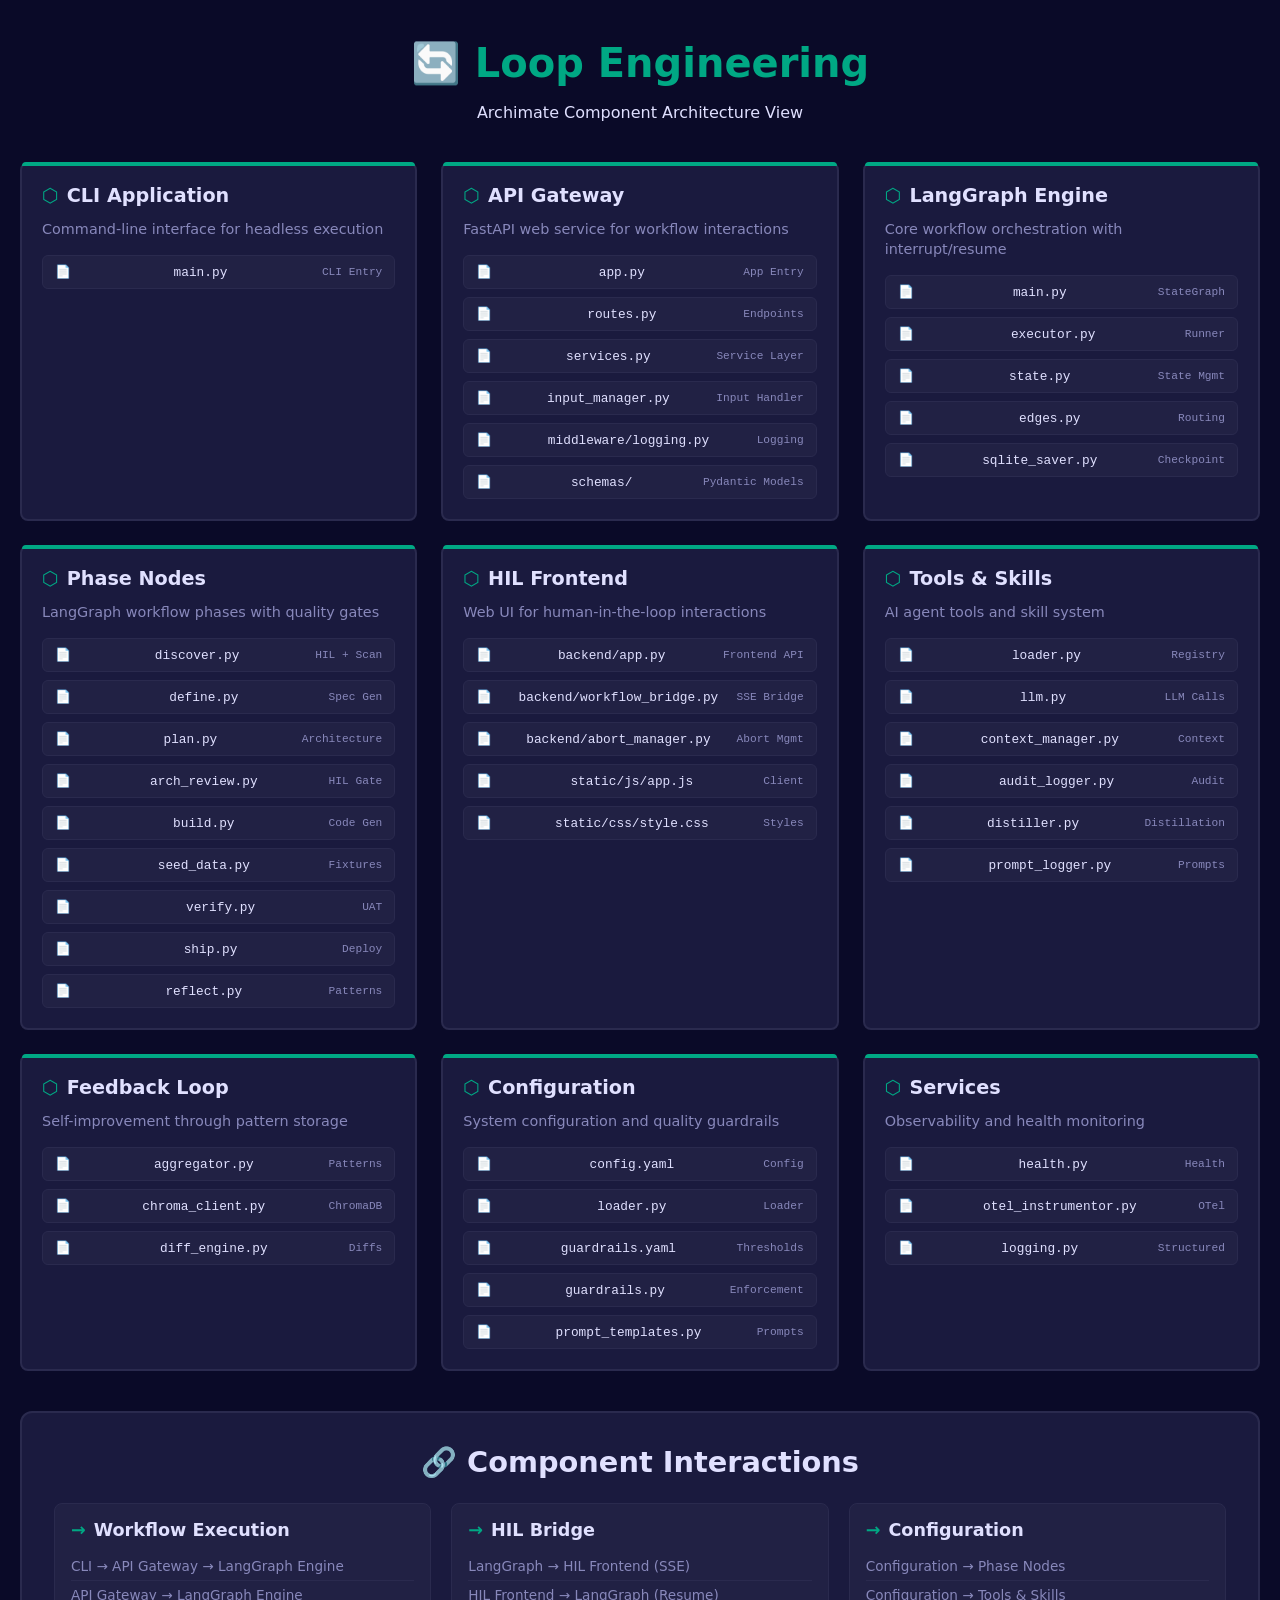
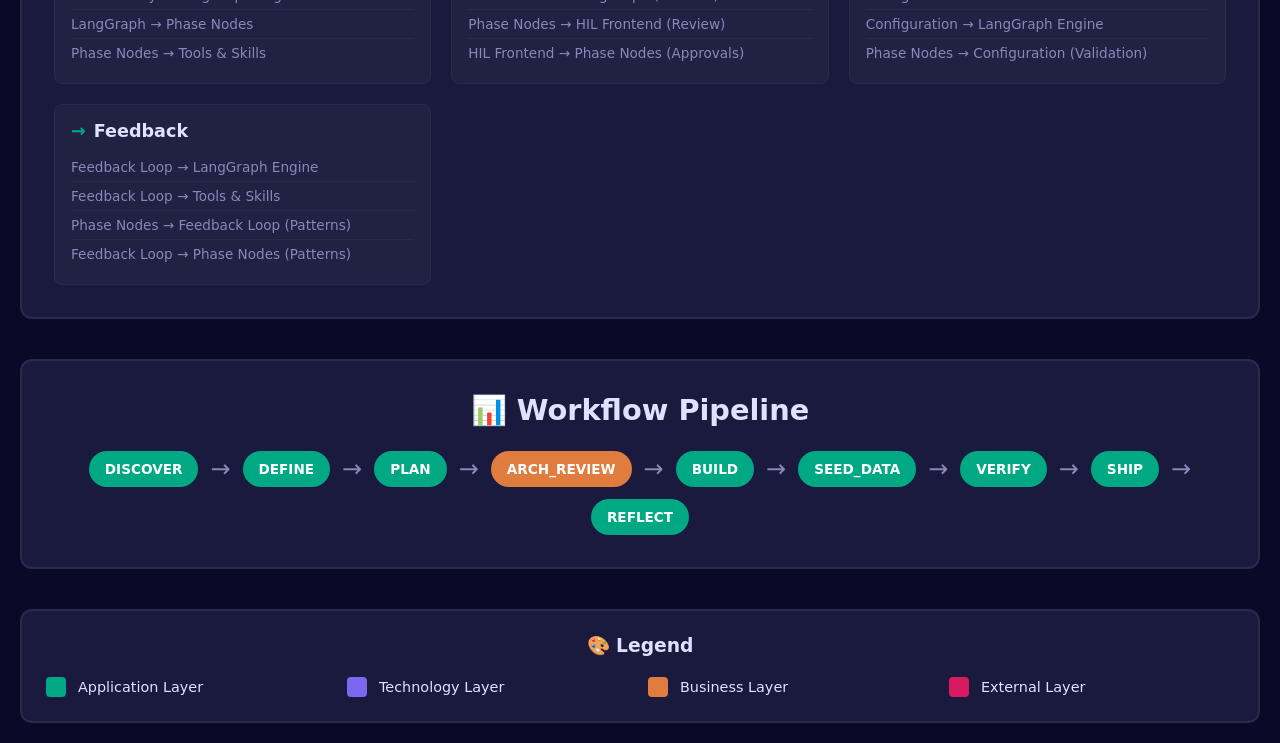
<file: architecture.html>
<!DOCTYPE html>
<html lang="en">
<head>
<meta charset="UTF-8">
<meta name="viewport" content="width=device-width, initial-scale=1.0">
<title>Loop Engineering - Archimate Component View</title>
<style>
:root {
  --bg: #0a0a28;
  --surface: #1a1a3e;
  --border: #2a2a4e;
  --text: #e0e0ff;
  --text-muted: #8888bb;
  --accent: #4a90e2;
  --layer-app: #00a884;
  --layer-tech: #7b68ee;
  --layer-biz: #e07c3e;
  --layer-ext: #d81b60;
}

* { margin: 0; padding: 0; box-sizing: border-box; }

body {
  background: var(--bg);
  color: var(--text);
  font-family: 'Inter', system-ui, sans-serif;
  padding: 40px 20px;
  min-height: 100vh;
}

.container { max-width: 1400px; margin: 0 auto; }

header { text-align: center; margin-bottom: 40px; }
header h1 { font-size: 2.5rem; font-weight: 800; margin-bottom: 16px; }
header h1 span { color: var(--layer-app); }

/* Archimate Components */
.archimate-grid {
  display: grid;
  grid-template-columns: repeat(auto-fit, minmax(300px, 1fr));
  gap: 24px;
  margin-bottom: 40px;
}

.component {
  background: var(--surface);
  border: 2px solid var(--border);
  border-radius: 8px;
  padding: 20px;
  position: relative;
  transition: transform 0.2s;
}

.component::before {
  content: '';
  position: absolute;
  top: -2px;
  left: 0;
  right: 0;
  height: 4px;
  border-radius: 8px 8px 0 0;
}

.component.app::before { background: var(--layer-app); }
.component.tech::before { background: var(--layer-tech); }
.component.biz::before { background: var(--layer-biz); }
.component.ext::before { background: var(--layer-ext); }

.component:hover { transform: translateY(-2px); }

.component h2 {
  font-size: 1.2rem;
  margin-bottom: 12px;
  display: flex;
  align-items: center;
  gap: 8px;
  color: var(--text);
}

.component h2::before {
  content: '⬡';
  font-size: 1.2rem;
}

.component.app h2::before { color: var(--layer-app); }
.component.tech h2::before { color: var(--layer-tech); }
.component.biz h2::before { color: var(--layer-biz); }
.component.ext h2::before { color: var(--layer-ext); }

.component p {
  color: var(--text-muted);
  font-size: 0.9rem;
  margin-bottom: 16px;
  line-height: 1.4;
}

.files {
  display: grid;
  gap: 8px;
  margin-top: 12px;
}

.file {
  background: rgba(255,255,255,0.03);
  border: 1px solid var(--border);
  border-radius: 6px;
  padding: 8px 12px;
  font-family: 'SF Mono', monospace;
  font-size: 0.8rem;
  display: flex;
  align-items: center;
  justify-content: space-between;
}

.file::before {
  content: '📄';
  margin-right: 8px;
  font-size: 0.8rem;
}

.file .role {
  color: var(--text-muted);
  font-size: 0.7rem;
}

/* Connections */
.connections {
  background: var(--surface);
  border: 2px solid var(--border);
  border-radius: 12px;
  padding: 32px;
  margin-bottom: 40px;
}

.connections h2 {
  font-size: 1.8rem;
  margin-bottom: 24px;
  text-align: center;
  color: var(--text);
}

.connection-grid {
  display: grid;
  grid-template-columns: repeat(auto-fit, minmax(300px, 1fr));
  gap: 20px;
}

.connection {
  background: rgba(255,255,255,0.03);
  border: 1px solid var(--border);
  border-radius: 8px;
  padding: 16px;
}

.connection h3 {
  color: var(--text);
  margin-bottom: 12px;
  font-size: 1.1rem;
  display: flex;
  align-items: center;
  gap: 8px;
}

.connection h3::before {
  content: '→';
  color: var(--layer-app);
  font-weight: bold;
}

.connection ul {
  list-style: none;
  padding: 0;
}

.connection li {
  padding: 6px 0;
  color: var(--text-muted);
  font-size: 0.85rem;
  border-bottom: 1px solid var(--border);
}

.connection li:last-child { border-bottom: none; }

/* Pipeline */
.pipeline {
  background: var(--surface);
  border: 2px solid var(--border);
  border-radius: 12px;
  padding: 32px;
  margin-bottom: 40px;
  text-align: center;
}

.pipeline h2 {
  font-size: 1.8rem;
  margin-bottom: 24px;
  color: var(--text);
}

.pipeline-flow {
  display: flex;
  flex-wrap: wrap;
  justify-content: center;
  gap: 12px;
  align-items: center;
}

.phase {
  background: var(--layer-app);
  color: white;
  padding: 10px 16px;
  border-radius: 20px;
  font-weight: 600;
  font-size: 0.85rem;
  text-transform: uppercase;
}

.phase.hil {
  background: var(--layer-biz);
}

.arrow {
  color: var(--text-muted);
  font-size: 1.5rem;
}

/* Legend */
.legend {
  background: var(--surface);
  border: 2px solid var(--border);
  border-radius: 12px;
  padding: 24px;
  margin-top: 40px;
}

.legend h3 {
  text-align: center;
  margin-bottom: 20px;
  color: var(--text);
}

.legend-grid {
  display: grid;
  grid-template-columns: repeat(auto-fit, minmax(200px, 1fr));
  gap: 16px;
}

.legend-item {
  display: flex;
  align-items: center;
  gap: 12px;
  font-size: 0.9rem;
}

.legend-color {
  width: 20px;
  height: 20px;
  border-radius: 4px;
  border: 2px solid;
}

@media (max-width: 768px) {
  .archimate-grid { grid-template-columns: 1fr; }
  .connection-grid { grid-template-columns: 1fr; }
  .pipeline-flow { flex-direction: column; }
}
</style>
</head>
<body>
    <div class="container">
        <header>
            <h1>🔄 <span>Loop Engineering</span></h1>
            <p>Archimate Component Architecture View</p>
        </header>

        <!-- Application Layer -->
        <div class="archimate-grid">
            <div class="component app">
                <h2>CLI Application</h2>
                <p>Command-line interface for headless execution</p>
                <div class="files">
                    <div class="file">main.py <span class="role">CLI Entry</span></div>
                </div>
            </div>

            <div class="component app">
                <h2>API Gateway</h2>
                <p>FastAPI web service for workflow interactions</p>
                <div class="files">
                    <div class="file">app.py <span class="role">App Entry</span></div>
                    <div class="file">routes.py <span class="role">Endpoints</span></div>
                    <div class="file">services.py <span class="role">Service Layer</span></div>
                    <div class="file">input_manager.py <span class="role">Input Handler</span></div>
                    <div class="file">middleware/logging.py <span class="role">Logging</span></div>
                    <div class="file">schemas/ <span class="role">Pydantic Models</span></div>
                </div>
            </div>

            <div class="component app">
                <h2>LangGraph Engine</h2>
                <p>Core workflow orchestration with interrupt/resume</p>
                <div class="files">
                    <div class="file">main.py <span class="role">StateGraph</span></div>
                    <div class="file">executor.py <span class="role">Runner</span></div>
                    <div class="file">state.py <span class="role">State Mgmt</span></div>
                    <div class="file">edges.py <span class="role">Routing</span></div>
                    <div class="file">sqlite_saver.py <span class="role">Checkpoint</span></div>
                </div>
            </div>

            <div class="component app">
                <h2>Phase Nodes</h2>
                <p>LangGraph workflow phases with quality gates</p>
                <div class="files">
                    <div class="file">discover.py <span class="role">HIL + Scan</span></div>
                    <div class="file">define.py <span class="role">Spec Gen</span></div>
                    <div class="file">plan.py <span class="role">Architecture</span></div>
                    <div class="file">arch_review.py <span class="role">HIL Gate</span></div>
                    <div class="file">build.py <span class="role">Code Gen</span></div>
                    <div class="file">seed_data.py <span class="role">Fixtures</span></div>
                    <div class="file">verify.py <span class="role">UAT</span></div>
                    <div class="file">ship.py <span class="role">Deploy</span></div>
                    <div class="file">reflect.py <span class="role">Patterns</span></div>
                </div>
            </div>

            <div class="component app">
                <h2>HIL Frontend</h2>
                <p>Web UI for human-in-the-loop interactions</p>
                <div class="files">
                    <div class="file">backend/app.py <span class="role">Frontend API</span></div>
                    <div class="file">backend/workflow_bridge.py <span class="role">SSE Bridge</span></div>
                    <div class="file">backend/abort_manager.py <span class="role">Abort Mgmt</span></div>
                    <div class="file">static/js/app.js <span class="role">Client</span></div>
                    <div class="file">static/css/style.css <span class="role">Styles</span></div>
                </div>
            </div>

            <div class="component app">
                <h2>Tools & Skills</h2>
                <p>AI agent tools and skill system</p>
                <div class="files">
                    <div class="file">loader.py <span class="role">Registry</span></div>
                    <div class="file">llm.py <span class="role">LLM Calls</span></div>
                    <div class="file">context_manager.py <span class="role">Context</span></div>
                    <div class="file">audit_logger.py <span class="role">Audit</span></div>
                    <div class="file">distiller.py <span class="role">Distillation</span></div>
                    <div class="file">prompt_logger.py <span class="role">Prompts</span></div>
                </div>
            </div>

            <div class="component app">
                <h2>Feedback Loop</h2>
                <p>Self-improvement through pattern storage</p>
                <div class="files">
                    <div class="file">aggregator.py <span class="role">Patterns</span></div>
                    <div class="file">chroma_client.py <span class="role">ChromaDB</span></div>
                    <div class="file">diff_engine.py <span class="role">Diffs</span></div>
                </div>
            </div>

            <div class="component app">
                <h2>Configuration</h2>
                <p>System configuration and quality guardrails</p>
                <div class="files">
                    <div class="file">config.yaml <span class="role">Config</span></div>
                    <div class="file">loader.py <span class="role">Loader</span></div>
                    <div class="file">guardrails.yaml <span class="role">Thresholds</span></div>
                    <div class="file">guardrails.py <span class="role">Enforcement</span></div>
                    <div class="file">prompt_templates.py <span class="role">Prompts</span></div>
                </div>
            </div>

            <div class="component app">
                <h2>Services</h2>
                <p>Observability and health monitoring</p>
                <div class="files">
                    <div class="file">health.py <span class="role">Health</span></div>
                    <div class="file">otel_instrumentor.py <span class="role">OTel</span></div>
                    <div class="file">logging.py <span class="role">Structured</span></div>
                </div>
            </div>
        </div>

        <!-- Connections -->
        <div class="connections">
            <h2>🔗 Component Interactions</h2>
            <div class="connection-grid">
                <div class="connection">
                    <h3>Workflow Execution</h3>
                    <ul>
                        <li>CLI → API Gateway → LangGraph Engine</li>
                        <li>API Gateway → LangGraph Engine</li>
                        <li>LangGraph → Phase Nodes</li>
                        <li>Phase Nodes → Tools & Skills</li>
                    </ul>
                </div>
                <div class="connection">
                    <h3>HIL Bridge</h3>
                    <ul>
                        <li>LangGraph → HIL Frontend (SSE)</li>
                        <li>HIL Frontend → LangGraph (Resume)</li>
                        <li>Phase Nodes → HIL Frontend (Review)</li>
                        <li>HIL Frontend → Phase Nodes (Approvals)</li>
                    </ul>
                </div>
                <div class="connection">
                    <h3>Configuration</h3>
                    <ul>
                        <li>Configuration → Phase Nodes</li>
                        <li>Configuration → Tools & Skills</li>
                        <li>Configuration → LangGraph Engine</li>
                        <li>Phase Nodes → Configuration (Validation)</li>
                    </ul>
                </div>
                <div class="connection">
                    <h3>Feedback</h3>
                    <ul>
                        <li>Feedback Loop → LangGraph Engine</li>
                        <li>Feedback Loop → Tools & Skills</li>
                        <li>Phase Nodes → Feedback Loop (Patterns)</li>
                        <li>Feedback Loop → Phase Nodes (Patterns)</li>
                    </ul>
                </div>
            </div>
        </div>

        <!-- Pipeline -->
        <div class="pipeline">
            <h2>📊 Workflow Pipeline</h2>
            <div class="pipeline-flow">
                <div class="phase">DISCOVER</div>
                <div class="arrow">→</div>
                <div class="phase">DEFINE</div>
                <div class="arrow">→</div>
                <div class="phase">PLAN</div>
                <div class="arrow">→</div>
                <div class="phase hil">ARCH_REVIEW</div>
                <div class="arrow">→</div>
                <div class="phase">BUILD</div>
                <div class="arrow">→</div>
                <div class="phase">SEED_DATA</div>
                <div class="arrow">→</div>
                <div class="phase">VERIFY</div>
                <div class="arrow">→</div>
                <div class="phase">SHIP</div>
                <div class="arrow">→</div>
                <div class="phase">REFLECT</div>
            </div>
        </div>

        <!-- Legend -->
        <div class="legend">
            <h3>🎨 Legend</h3>
            <div class="legend-grid">
                <div class="legend-item">
                    <div class="legend-color" style="background: var(--layer-app); border-color: var(--layer-app);"></div>
                    Application Layer
                </div>
                <div class="legend-item">
                    <div class="legend-color" style="background: var(--layer-tech); border-color: var(--layer-tech);"></div>
                    Technology Layer
                </div>
                <div class="legend-item">
                    <div class="legend-color" style="background: var(--layer-biz); border-color: var(--layer-biz);"></div>
                    Business Layer
                </div>
                <div class="legend-item">
                    <div class="legend-color" style="background: var(--layer-ext); border-color: var(--layer-ext);"></div>
                    External Layer
                </div>
            </div>
        </div>
    </div>
</body>
</html>
</file>
